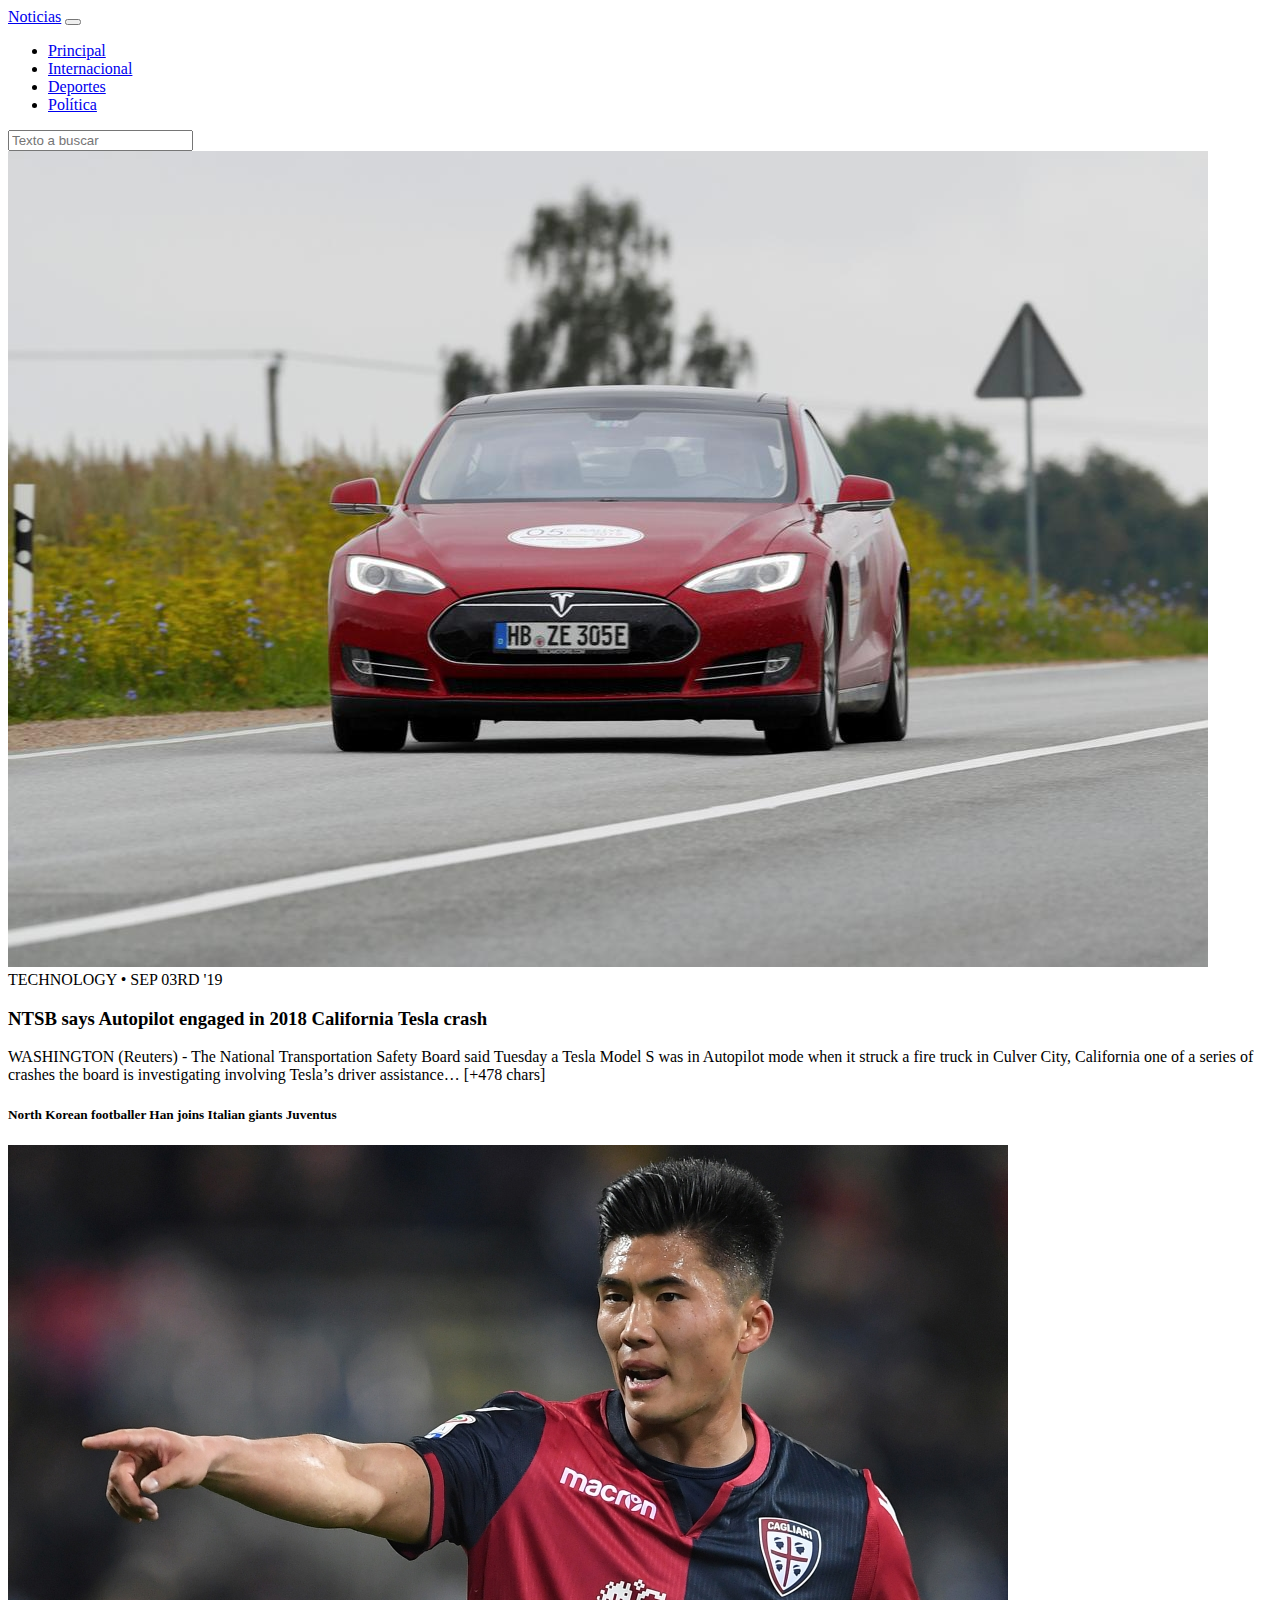
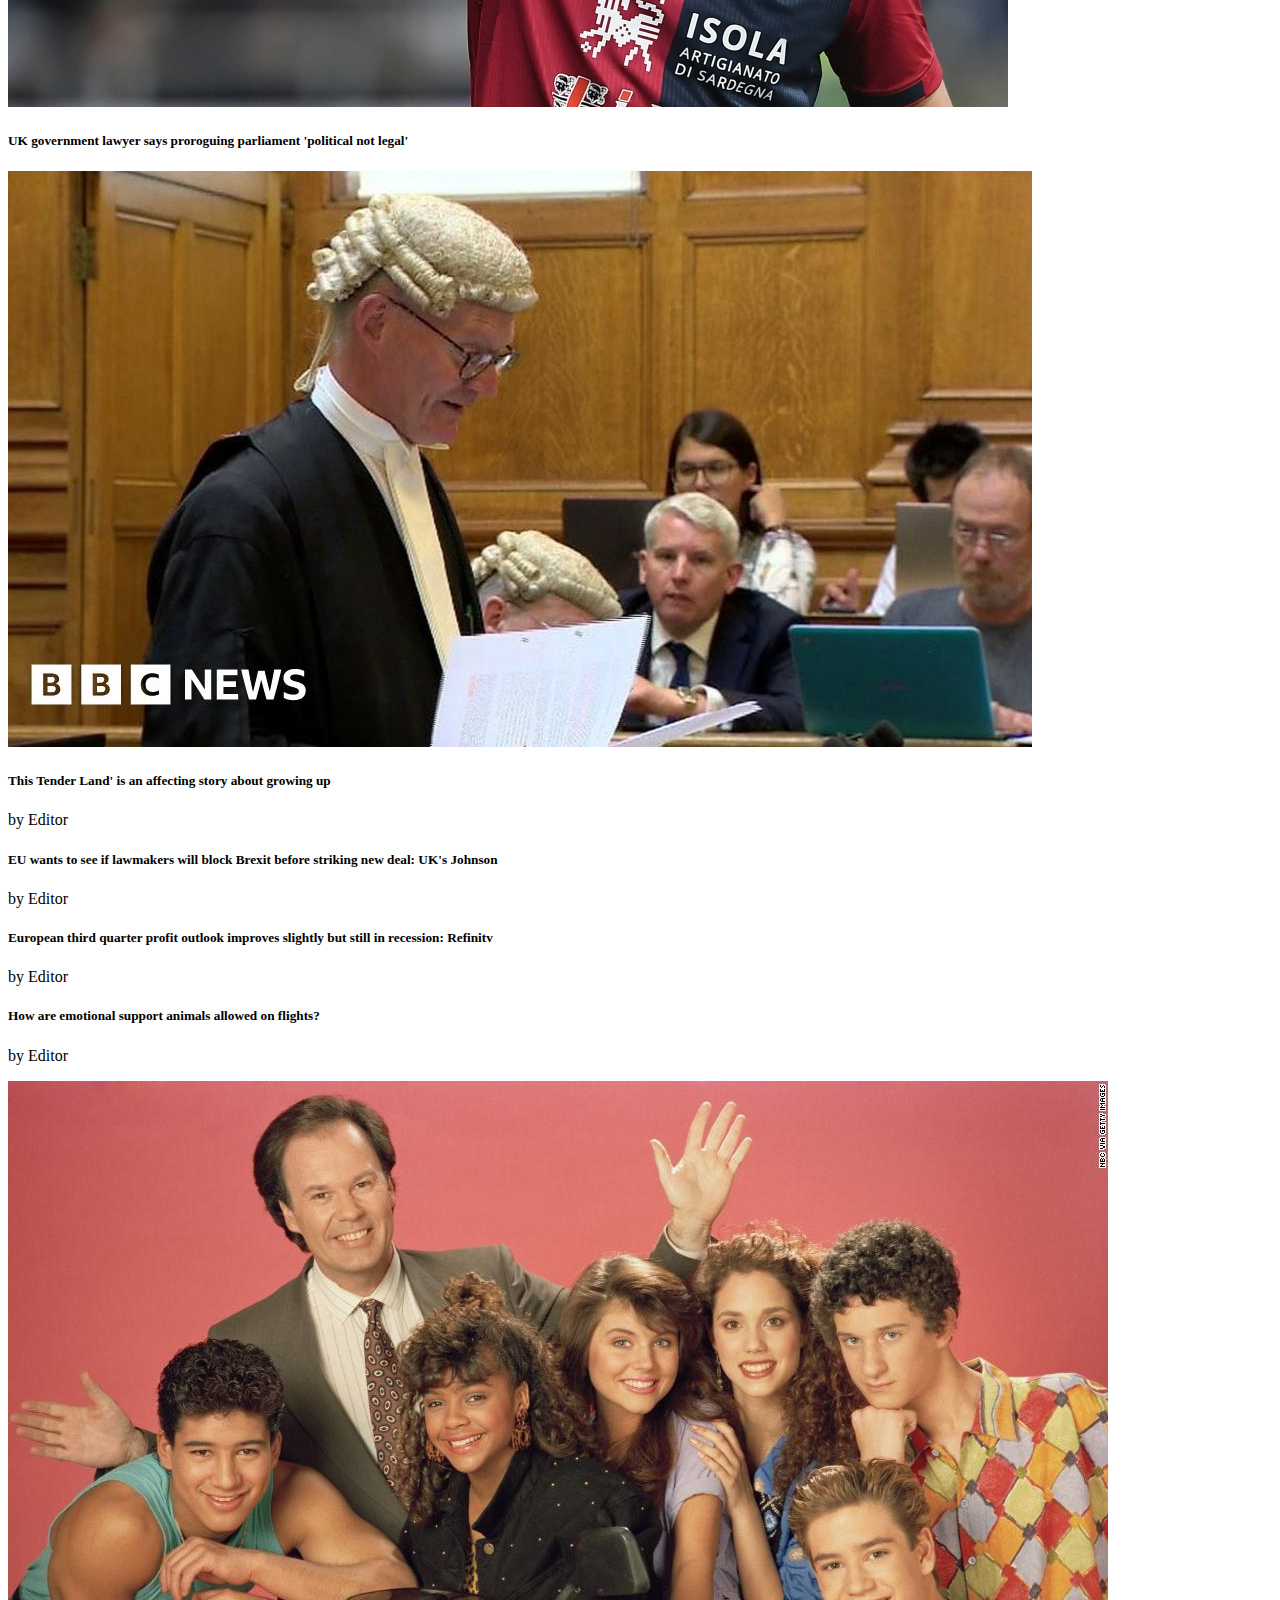
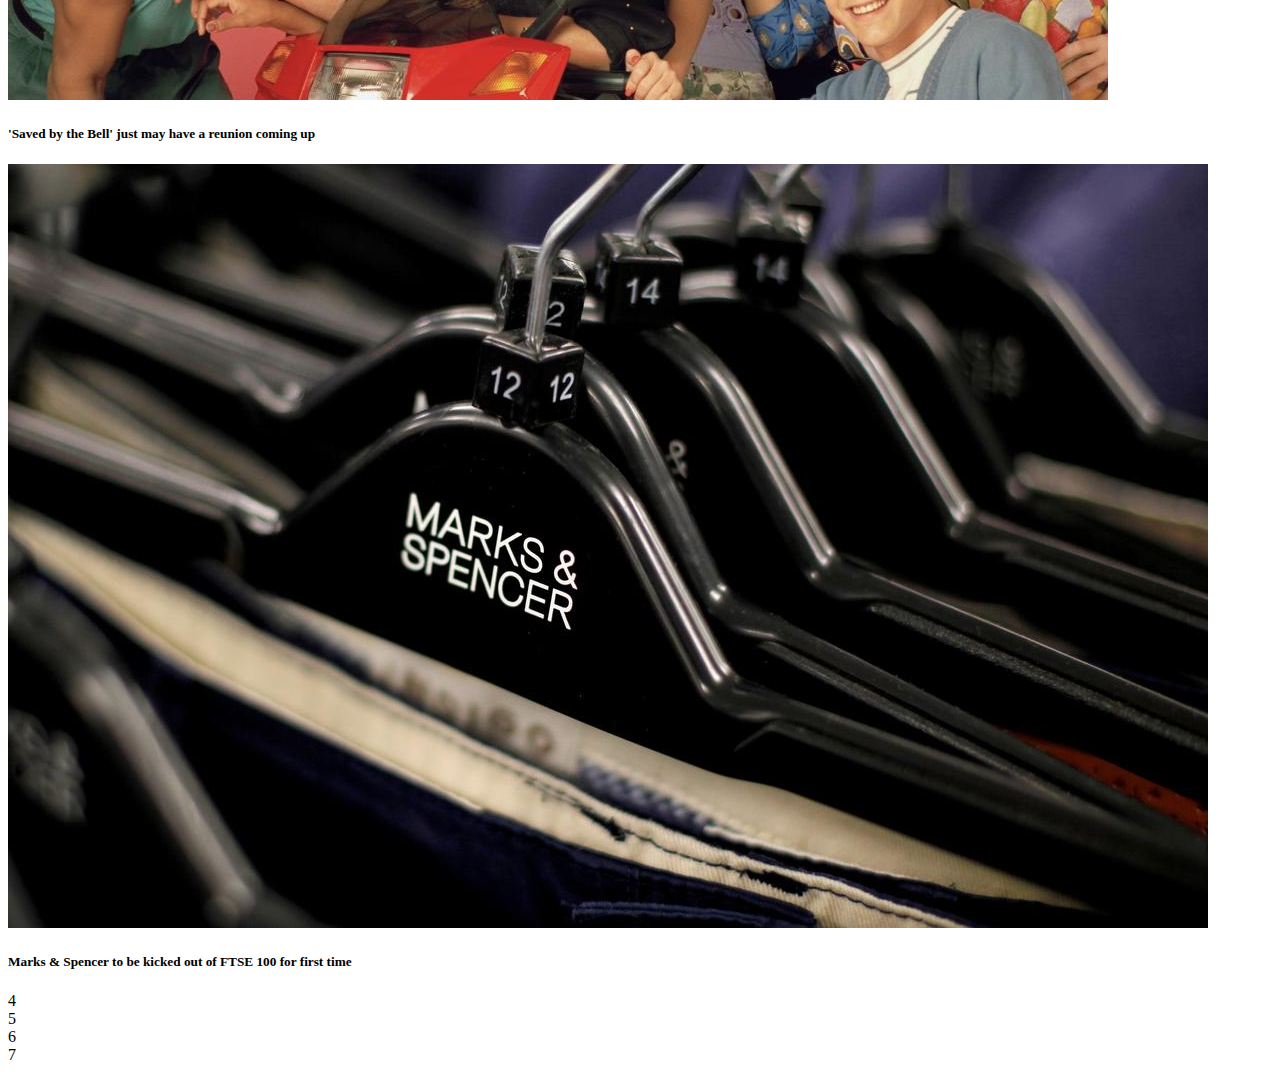
<file: Noticias/index.html>
<!doctype html>
<html lang="en">
  <head>
    <meta charset="utf-8">
    <meta name="viewport" content="width=device-width, initial-scale=1">
    <title>Noticias</title>
    <link href="https://cdn.jsdelivr.net/npm/bootstrap@5.2.3/dist/css/bootstrap.min.css" rel="stylesheet" integrity="sha384-rbsA2VBKQhggwzxH7pPCaAqO46MgnOM80zW1RWuH61DGLwZJEdK2Kadq2F9CUG65" crossorigin="anonymous">
  </head>
  <body>
    <!-- Aquí van los elementos HTML -->
    <nav class="navbar  navbar-expand-lg navbar-dark bg-dark">
        <div class="container-fluid">
            <a class="navbar-brand" href="#">Noticias</a>
            <button class="navbar-toggler" type="button" data-bs-toggle="collapse" data-bs-target="#navbarSupportedContent" aria-controls="navbarSupportedContent" aria-expanded="false" aria-label="Toggle navigation">
            <span class="navbar-toggler-icon"></span>
            </button>
            <div class="collapse navbar-collapse" id="navbarSupportedContent">
                <ul class="navbar-nav me-auto mb-2 mb-lg-0">
                    <li class="nav-item">
                        <a class="nav-link active" aria-current="page" href="#">Principal</a>
                    </li>
                    <li class="nav-item">
                        <a class="nav-link" href="#">Internacional</a>
                    </li>
                    <li class="nav-item">
                        <a class="nav-link" href="#">Deportes</a>
                    </li>
                    <li class="nav-item">
                        <a class="nav-link" href="#">Política</a>
                    </li>
                </ul>
                <form class="d-flex" role="search">
                    <input class="form-control me-2" type="search" placeholder="Texto a buscar" aria-label="Search">
                </form>
            </div>
        </div>
    </nav>

    <main class="container-fluid">
        <div class="row">
            <!-- grupo 1 -->
            <div class="col-sm-12 col-md-4">
                <div class="row border-bottom py-4">
                    <img src="public/images/tesla.jpg" class="rounded img-fluid" alt="tesla">
                    <span class="fw-light text-secondary">TECHNOLOGY   •  SEP 03RD  '19</span>
                    <h3 class="mt-2">NTSB says Autopilot engaged in 2018 California Tesla crash</h3>
                    <p>
                        <span class="fw-bold">WASHINGTON (Reuters)</span> - The National Transportation Safety Board said Tuesday a Tesla Model S was in Autopilot mode when it struck a fire truck in Culver City, California one of a series of crashes the board is investigating involving Tesla’s driver assistance… [+478 chars]
                    </p>
                </div>   
                <div class="row border-bottom py-4">
                    <h5 class="col-7">North Korean footballer Han joins Italian giants Juventus</h5>
                    <div class="col-5">
                        <img src="public/images/player.jpg" class="rounded img-fluid" alt="...">
                    </div>
                </div>
                <div class="row border-bottom py-4">
                    <h5 class="col-7">UK government lawyer says proroguing parliament 'political not legal'</h5>
                    <div class="col-5">
                        <img src="public/images/lord.jpg" class="rounded img-fluid" alt="...">
                    </div>
                </div>
            </div>
            
            <!-- grupo 2 -->
            <div class="col-sm-12 col-md-4">
                <div class="row border-bottom py-4">
                    <h5 class="mt-2">This Tender Land' is an affecting story about growing up</h5>
                    <p>by Editor</p>
                </div>
                <div class="row border-bottom py-4">
                    <h5 class="mt-2">EU wants to see if lawmakers will block Brexit before striking new deal: UK's Johnson</h5>
                    <p>by Editor</p>                
                </div>
                <div class="row border-bottom py-4">
                    <h5 class="mt-2">European third quarter profit outlook improves slightly but still in recession: Refinitv</h5>
                    <p>by Editor</p>                
                </div>
                <div class="row border-bottom py-4">
                    <h5 class="mt-2">How are emotional support animals allowed on flights?</h5>
                    <p>by Editor</p>                
                </div>
            </div>
            
            <!-- grupo 3 -->
            <div class="col-sm-12 col-md-4">
                <div class="row border-bottom py-4">
                    <img src="public/images/savedbybell.jpg" class="rounded img-fluid" alt="...">
                    <h5 class="fw-light text-secondary text-center">'Saved by the Bell' just may have a reunion coming up</h5>
                </div>
                <div class="row border-bottom py-4">
                    <img src="public/images/marksspencer.jpg" class="rounded img-fluid" alt="...">
                    <h5 class="fw-light text-secondary text-center">Marks & Spencer to be kicked out of FTSE 100 for first time</h5>
                </div>
            </div>
        </div>


        <div class="row">
            <div class="col-sm-12">4</div>
            <div class="col-sm-12">5</div>
        </div>
        <div class="row">
            <div class="col-sm-12">6</div>
            <div class="col-sm-12">7</div>
        </div>
    </main>

    <script src="https://cdn.jsdelivr.net/npm/bootstrap@5.2.3/dist/js/bootstrap.bundle.min.js" integrity="sha384-kenU1KFdBIe4zVF0s0G1M5b4hcpxyD9F7jL+jjXkk+Q2h455rYXK/7HAuoJl+0I4" crossorigin="anonymous"></script>
  </body>
</html>
</file>
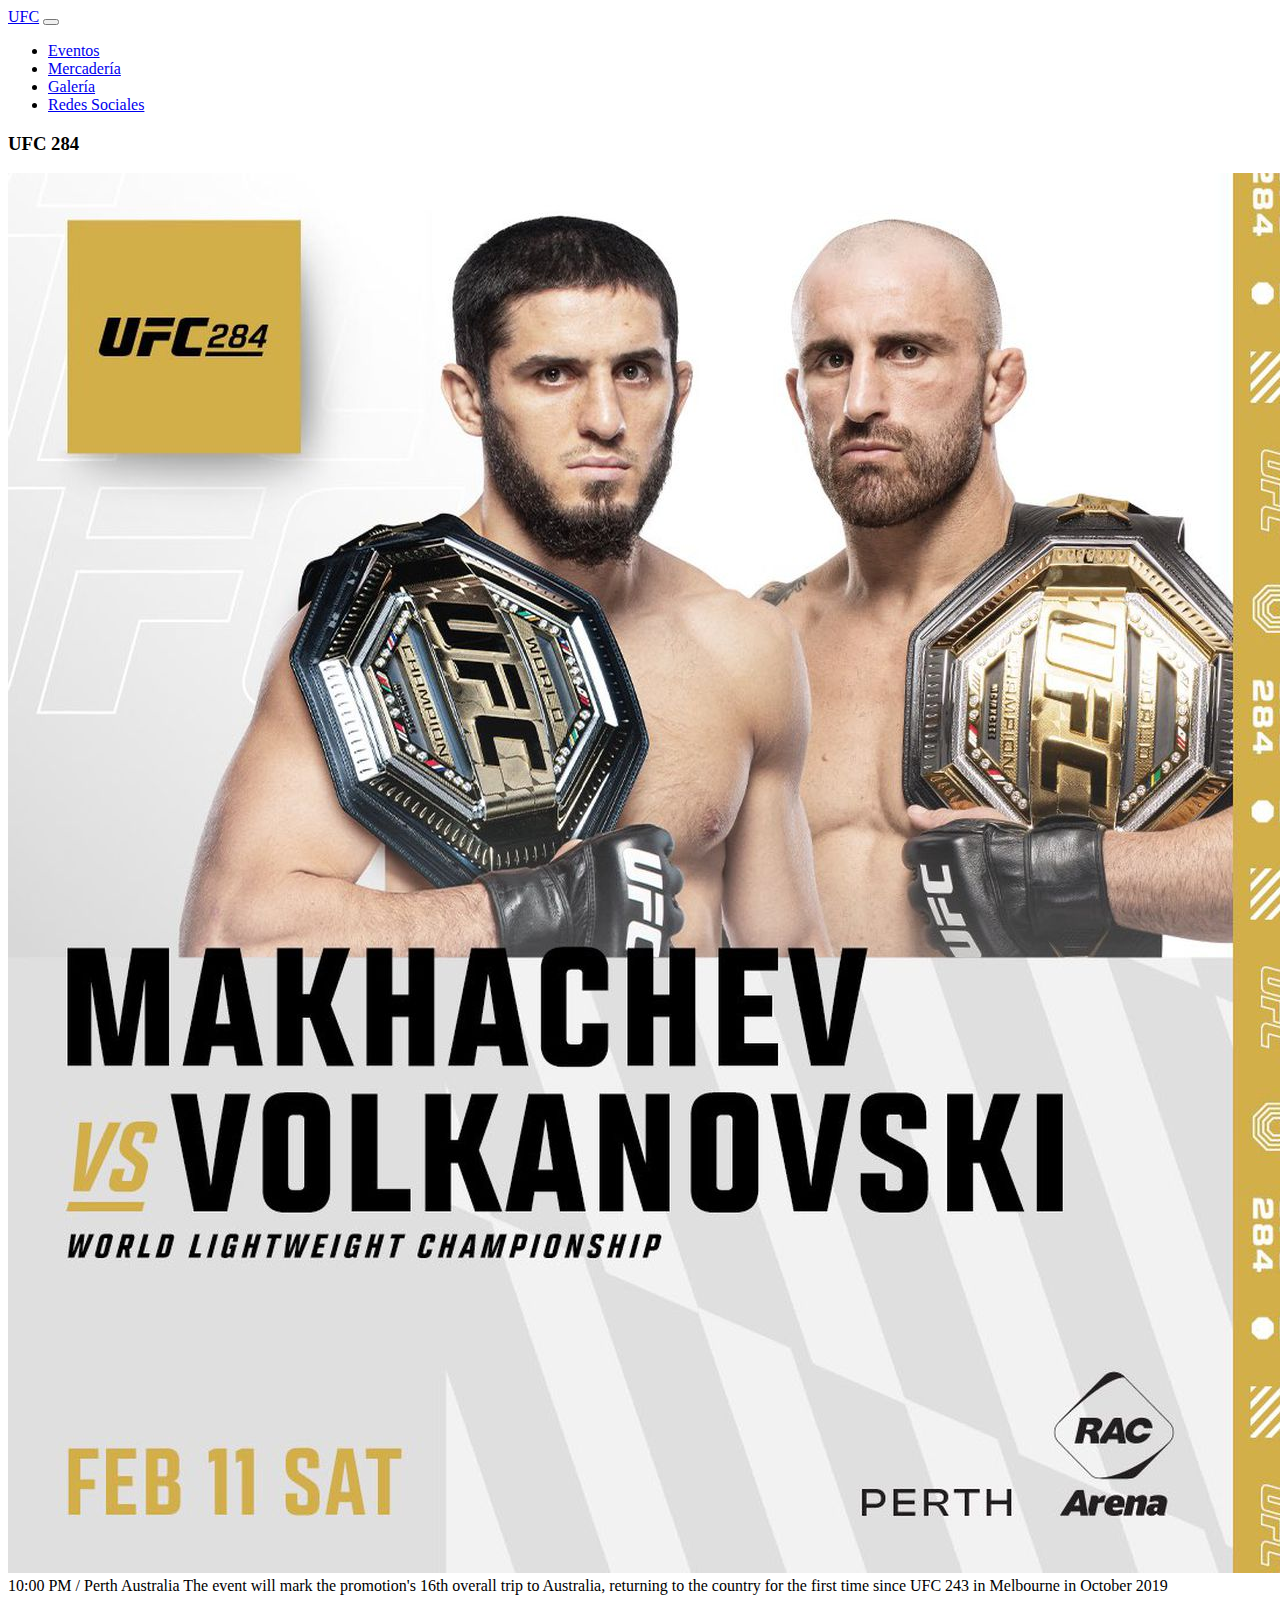
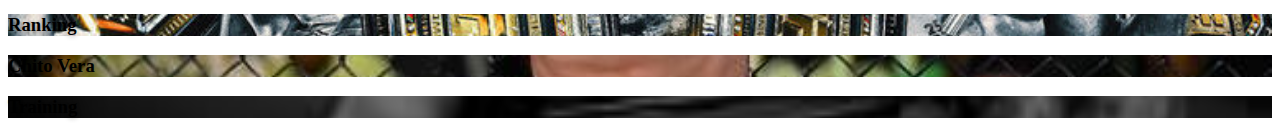
<file: Proyecto/index.html>
<!doctype html>
<html lang="en">
  <head>
    <meta charset="utf-8">
    <meta name="viewport" content="width=device-width, initial-scale=1">
    <title>UFC Fan Page</title>
    <link href="https://cdn.jsdelivr.net/npm/bootstrap@5.2.3/dist/css/bootstrap.min.css" rel="stylesheet" integrity="sha384-rbsA2VBKQhggwzxH7pPCaAqO46MgnOM80zW1RWuH61DGLwZJEdK2Kadq2F9CUG65" crossorigin="anonymous">
    <link rel="stylesheet" href="style/estilo.css">  
    <link rel="canonical" href="https://getbootstrap.com/docs/5.3/examples/features/">
</head>
  <body>
    <!-- Aquí van los elementos HTML -->
    <nav class="navbar  navbar-expand-lg navbar-dark bg-dark">
        <div class="container-fluid">
            <a class="navbar-brand text-danger fw-bold" href="#">UFC</a>
            <button class="navbar-toggler" type="button" data-bs-toggle="collapse" data-bs-target="#navbarSupportedContent" aria-controls="navbarSupportedContent" aria-expanded="false" aria-label="Toggle navigation">
            <span class="navbar-toggler-icon"></span>
            </button>   
            <div class="collapse navbar-collapse" id="navbarSupportedContent">
                <ul class="navbar-nav me-auto mb-2 mb-lg-0">
                    <li class="nav-item">
                        <a class="nav-link" aria-current="page" href="#">Eventos</a>
                    </li>
                    <li class="nav-item">
                        <a class="nav-link" href="#">Mercadería</a>
                    </li>
                    <li class="nav-item">
                        <a class="nav-link" href="#">Galería</a>
                    </li>
                    <li class="nav-item">
                        <a class="nav-link" href="#">Redes Sociales</a>
                    </li>                    
                </ul>
            </div>
        </div>
    </nav>

    <main class="container-fluid">
        <!-- parte 1 -->
        <div class="row">
            <div class="col-sm-12 col-md-12">
                <div class="row border-bottom py-4">
                    <h3 class="mt-2 fw-bold">UFC 284</h3>
                    <img src="img/ufc_284.jpeg" class="rounded img-fluid" alt="UFC 284">
                    <span class="fw-light text-secondary text-center">10:00 PM / Perth Australia</span>
                    <span class="text-center">The event will mark the promotion's 16th overall trip to Australia, returning to the country for the first time since UFC 243 in Melbourne in October 2019</span>
                </div> 
            </div>            
        </div>

        <!-- parte 2 -->
        <div class="row custom-cards" id="img-fluid">
            <div class="col-sm-12 col-md-4 text-center">             
                <div class="card card-cover h-30 overflow-hidden text-bg-dark rounded-4 shadow-lg  mt-3" style="background-image: url('ranking.jpg');">
                    <div class="d-flex flex-column h-100 p-5 pb-3 text-white text-shadow-1">
                      <h3 class="pt-5 mt-5 mb-4 display-6 lh-1 fw-bold">Ranking</h3>
                    </div>
                </div>                       
            </div>
            <div class="col-sm-12 col-md-4 text-center">             
                <div class="card card-cover h-30 overflow-hidden text-bg-dark rounded-4 shadow-lg  mt-3" style="background-image: url('chito_vera.jpg');">
                    <div class="d-flex flex-column h-100 p-5 pb-3 text-white text-shadow-1">
                      <h3 class="pt-5 mt-5 mb-4 display-6 lh-1 fw-bold">Chito Vera</h3>
                    </div>
                </div>                       
            </div>
            <div class="col-sm-12 col-md-4 text-center">             
                <div class="card card-cover h-30 overflow-hidden text-bg-dark rounded-4 shadow-lg  mt-3" style="background-image: url('venum.jpg');">
                    <div class="d-flex flex-column h-100 p-5 pb-3 text-white text-shadow-1">
                      <h3 class="pt-5 mt-5 mb-4 display-6 lh-1 fw-bold">Training</h3>
                    </div>
                </div>                       
            </div>
        </div>

    </main>

    <script src="https://cdn.jsdelivr.net/npm/bootstrap@5.2.3/dist/js/bootstrap.bundle.min.js" integrity="sha384-kenU1KFdBIe4zVF0s0G1M5b4hcpxyD9F7jL+jjXkk+Q2h455rYXK/7HAuoJl+0I4" crossorigin="anonymous"></script>
  </body>
</html>
</file>
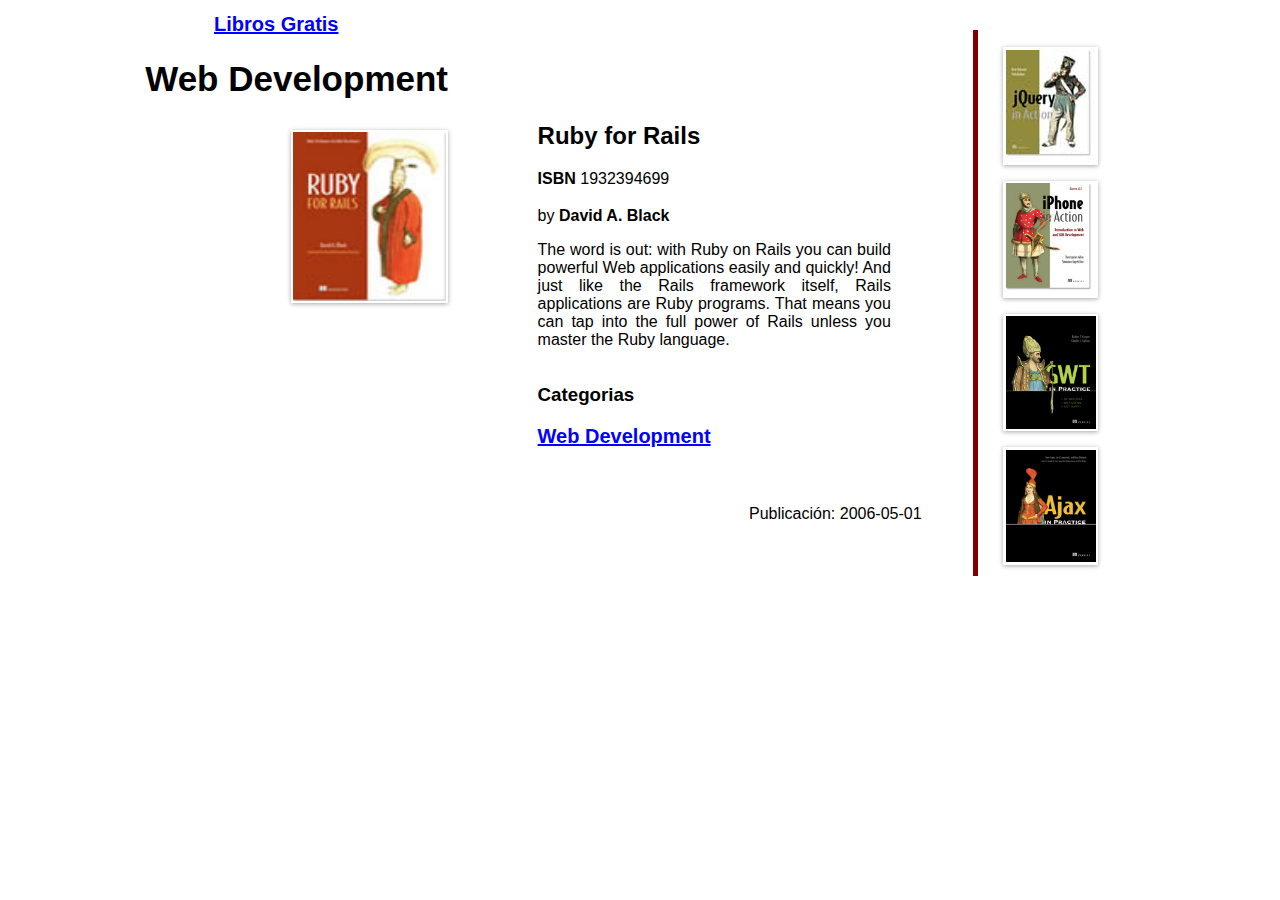
<file: LibrosGratis/ror.html>
<!DOCTYPE html>
<html>
<head>
	<meta charset="utf-8">
	<meta http-equiv="X-UA-Compatible" content="IE=edge">
	<title>Libros Gratis</title>
	<link rel="stylesheet" href="public/stylesheets/ror.css">
</head>
<body>
    
	<section id="separacion">		
		<div class="item1">
			<div id="link"><a id="color1" href="./index.html">Libros Gratis</a>	</div>
			<h1 id="h1">Web Development</h1>
			<img id="img" src="public/images/webdevelopment/black.jpg">	
	    </div>

        <div id="centro" class="item2">
			<h2>Ruby for Rails</h2>
			<div>
				<span><b>ISBN</b> 1932394699</span>
			</div>
			<div id="span1">
				<span>by <b>David A. Black</b></span>
			</div>
			<p>
				The word is out: with Ruby on Rails you can build powerful Web applications easily and
				quickly! And just like the Rails framework itself, Rails applications are Ruby programs.
				That means you can tap into the full power of Rails unless you master the Ruby language.
			</p>
			<h3>Categorias</h3>
			<a id="color1">Web Development</a>
			<div id="span2">
				<span >Publicación: 2006-05-01</span>
			</div>
	    </div>

		<aside class="item3">
			<div id="separacionCol">
				<img class="seccion" src="public/images/webdevelopment/bibeault.jpg">	
				<img class="seccion" src="public/images/webdevelopment/callen.jpg">	
				<img class="seccion" src="public/images/webdevelopment/cooper.jpg">	
				<img class="seccion" src="public/images/webdevelopment/crane2.jpg">	
			</div>
		</aside>
    </section>
</body>
</html>
</file>
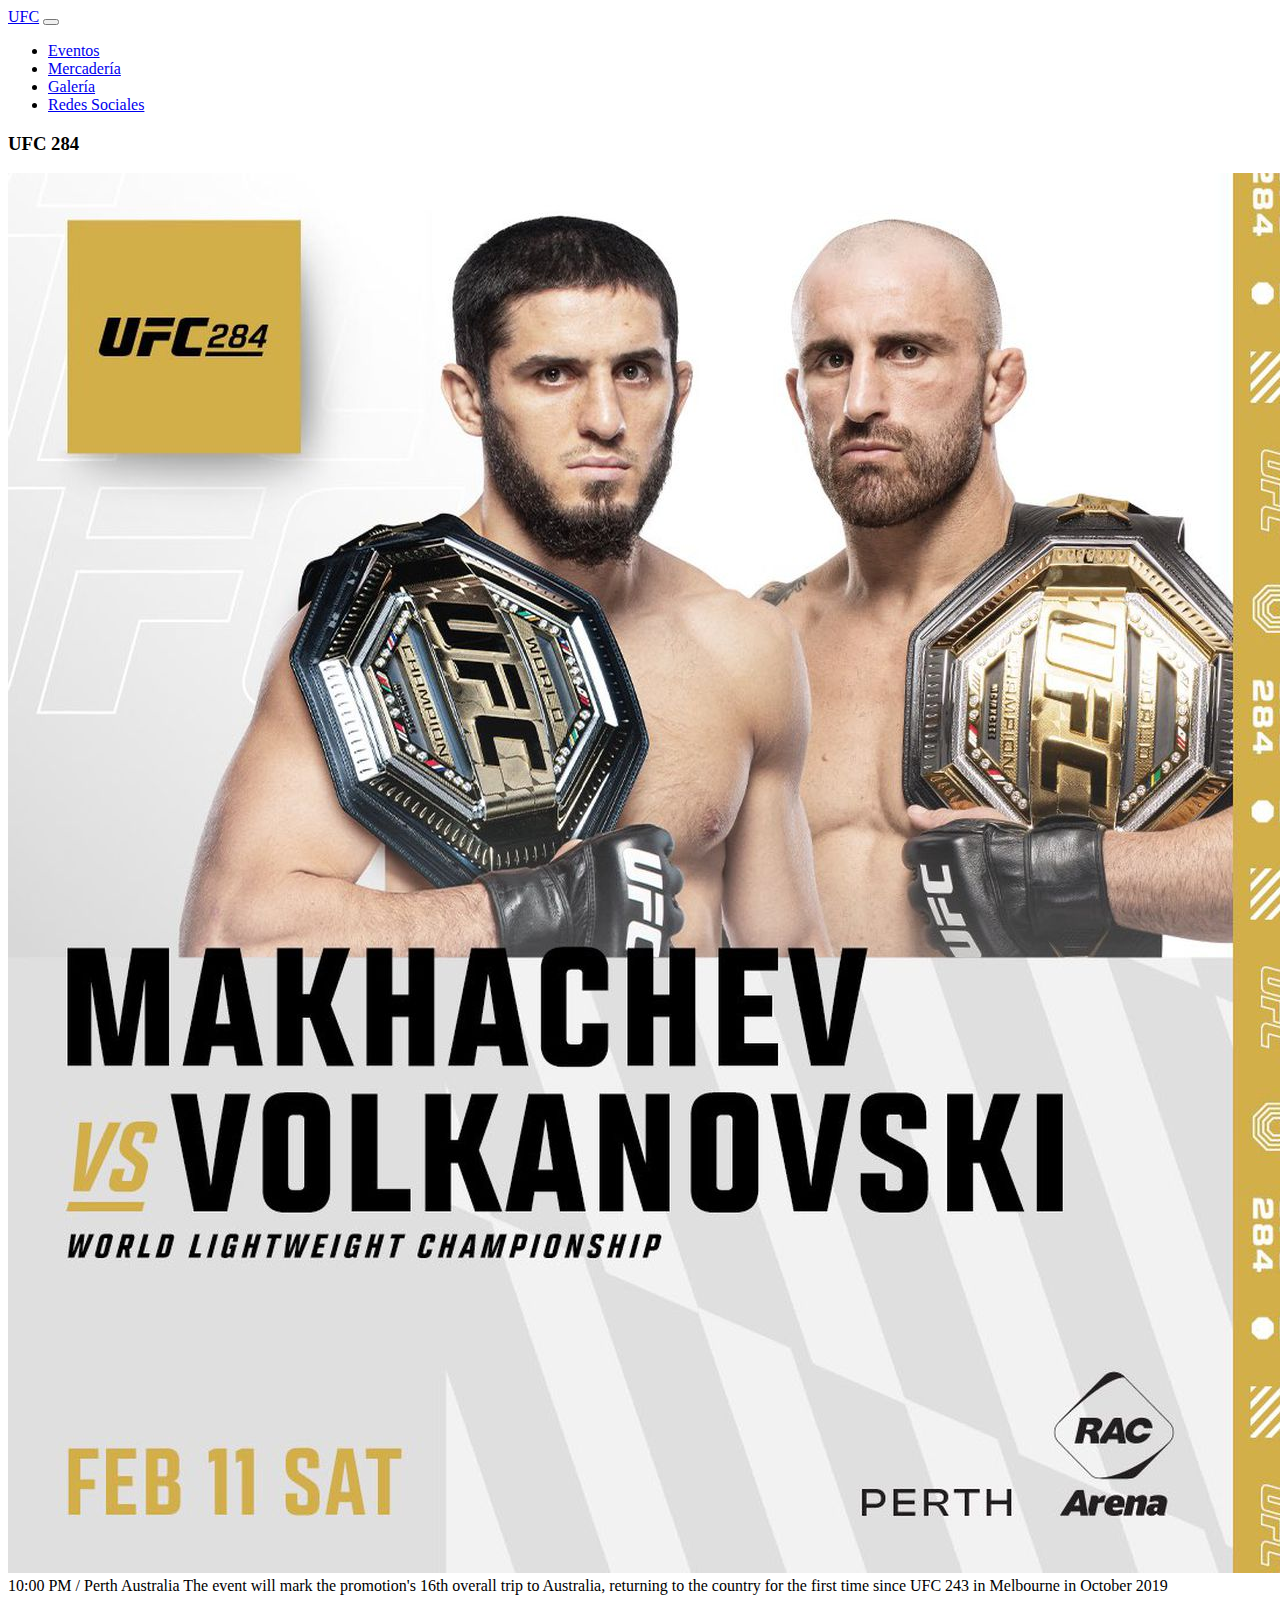
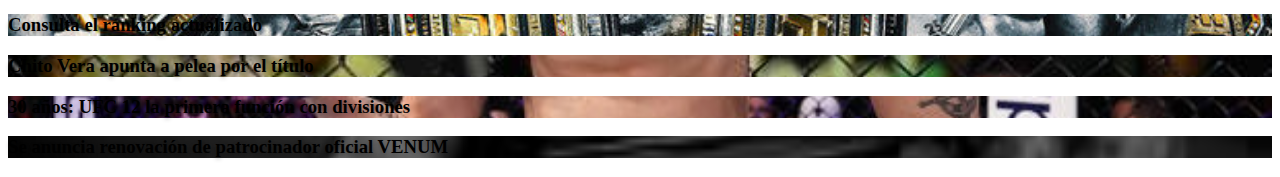
<file: Proyecto/index - copia.html>
<!doctype html>
<html lang="en">
  <head>
    <meta charset="utf-8">
    <meta name="viewport" content="width=device-width, initial-scale=1">
    <title>UFC Fan Page</title>
    <link href="https://cdn.jsdelivr.net/npm/bootstrap@5.2.3/dist/css/bootstrap.min.css" rel="stylesheet" integrity="sha384-rbsA2VBKQhggwzxH7pPCaAqO46MgnOM80zW1RWuH61DGLwZJEdK2Kadq2F9CUG65" crossorigin="anonymous">
    <link rel="stylesheet" href="style/estilo.css">  
    <link rel="canonical" href="https://getbootstrap.com/docs/5.3/examples/features/">
</head>
  <body>
    <!-- Aquí van los elementos HTML -->
    <nav class="navbar  navbar-expand-lg navbar-dark bg-dark">
        <div class="container-fluid">
            <a class="navbar-brand text-danger fw-bold" href="#">UFC</a>
            <button class="navbar-toggler" type="button" data-bs-toggle="collapse" data-bs-target="#navbarSupportedContent" aria-controls="navbarSupportedContent" aria-expanded="false" aria-label="Toggle navigation">
            <span class="navbar-toggler-icon"></span>
            </button>   
            <div class="collapse navbar-collapse" id="navbarSupportedContent">
                <ul class="navbar-nav me-auto mb-2 mb-lg-0">
                    <li class="nav-item">
                        <a class="nav-link" aria-current="page" href="#">Eventos</a>
                    </li>
                    <!-- <li class="nav-item">
                        <a class="nav-link" href="#">Rankings</a>
                    </li> -->
                    <li class="nav-item">
                        <a class="nav-link" href="#">Mercadería</a>
                    </li>
                    <li class="nav-item">
                        <a class="nav-link" href="#">Galería</a>
                    </li>
                    <li class="nav-item">
                        <a class="nav-link" href="#">Redes Sociales</a>
                    </li>                    
                </ul>
                <!-- <form class="d-flex" role="search">
                    <input class="form-control me-2" type="search" placeholder="Texto a buscar" aria-label="Search">
                </form> -->
            </div>
        </div>
    </nav>

    <main class="container-fluid">
        <div class="row">
            <!-- grupo 1 -->           
            <div class="col-sm-12 col-md-4">
                <div class="row border-bottom py-4">
                    <h3 class="mt-2 fw-bold">UFC 284</h3>
                    <img src="img/ufc_284.jpeg" class="rounded img-fluid" alt="UFC 284">
                    <span class="fw-light text-secondary text-center">10:00 PM / Perth Australia</span>
                    <span class="text-center">The event will mark the promotion's 16th overall trip to Australia, returning to the country for the first time since UFC 243 in Melbourne in October 2019
                </div>   

            </div>            
        </div>

         <div class="row" id="custom-cards">
            <div class="col-sm-12 text-center">
                <div class="card card-cover h-30 overflow-hidden text-bg-dark rounded-4 shadow-lg  mt-3" style="background-image: url('ranking.jpg');">
                    <div class="d-flex flex-column h-100 p-5 pb-3 text-white text-shadow-1">
                      <h3 class="pt-5 mt-5 mb-4 display-6 lh-1 fw-bold">Consulta el ranking actualizado</h3>
                    </div>
                </div>    
                <div class="card card-cover h-30 overflow-hidden text-bg-dark rounded-4 shadow-lg  mt-3" style="background-image: url('chito_vera.jpg');">
                    <div class="d-flex flex-column h-100 p-5 pb-3 text-white text-shadow-1">
                      <h3 class="pt-5 mt-5 mb-4 display-6 lh-1 fw-bold">Chito Vera apunta a pelea por el título</h3>
                    </div>
                </div>    
                <div class="card card-cover h-30 overflow-hidden text-bg-dark rounded-4 shadow-lg  mt-3" style="background-image: url('aniversario.jpg');">
                    <div class="d-flex flex-column h-100 p-5 pb-3 text-white text-shadow-1">
                      <h3 class="pt-5 mt-5 mb-4 display-6 lh-1 fw-bold">30 años: UFC 12 la primera función con divisiones</h3>
                    </div>
                </div>               
                <div class="card card-cover h-30 overflow-hidden text-bg-dark rounded-4 shadow-lg  mt-3" style="background-image: url('venum.jpg');">
                    <div class="d-flex flex-column h-100 p-5 pb-3 text-white text-shadow-1">
                      <h3 class="pt-5 mt-5 mb-4 display-6 lh-1 fw-bold">Se anuncia renovación de patrocinador oficial VENUM</h3>
                    </div>
                </div>                  
            </div>
            <!-- <div class="col-sm-12">5</div> -->
        </div>
    </main>

    <script src="https://cdn.jsdelivr.net/npm/bootstrap@5.2.3/dist/js/bootstrap.bundle.min.js" integrity="sha384-kenU1KFdBIe4zVF0s0G1M5b4hcpxyD9F7jL+jjXkk+Q2h455rYXK/7HAuoJl+0I4" crossorigin="anonymous"></script>
  </body>
</html>
</file>
<file: Proyecto/style/estilo.css>
.feature-icon {
    width: 4rem;
    height: 4rem;
    border-radius: .75rem;
  }
  
  .icon-link > .bi {
    margin-top: .125rem;
    margin-left: .125rem;
    fill: currentcolor;
    transition: transform .25s ease-in-out;
  }
  .icon-link:hover > .bi {
    transform: translate(.25rem);
  }
  
  .icon-square {
    width: 3rem;
    height: 3rem;
    border-radius: .75rem;
  }
  
  .text-shadow-1 { text-shadow: 0 .125rem .25rem rgba(0, 0, 0, .25); }
  .text-shadow-2 { text-shadow: 0 .25rem .5rem rgba(0, 0, 0, .25); }
  .text-shadow-3 { text-shadow: 0 .5rem 1.5rem rgba(0, 0, 0, .25); }
  
  .card-cover {
    background-repeat: no-repeat;
    background-position: center center;
    background-size: cover;
  }
  
  .feature-icon-small {
    width: 3rem;
    height: 3rem;
  }
</file>
<file: LibrosGratis/public/stylesheets/ror.css>
/* Todos los elementos HTML usarán la fuente "Open Sans", sans-serif */

* {
    font-family: "Open Sans", sans-serif;
}

/* El elemento body sin margen y sin relleno */

body {
    margin: 0;
    padding: 0;
}

#img {
  width: 40%;
  height: 30% ;
  padding: 0.5%;
  margin-top: 2%;
  margin-bottom: 2%; 
  box-shadow: 0 1px 6px rgb(0 0 0 / 12%), 0 1px 4px rgb(0 0 0 / 24%);
}

.seccion {
    width: 40%;
    height: 40% ;
    background-color:white;
    padding: 1%;
    margin-top: 2%;
    margin-bottom: 5%; 
    box-shadow: 0 1px 6px rgb(0 0 0 / 12%), 0 1px 4px rgb(0 0 0 / 24%);
  }

#separacion{
    display:flex;
    flex-direction: row;
    /* justify-content:space-around; */
  }  

  #link {
    text-align: left;
    margin-left: 150px;
  }

   .item1 {
    flex-basis:30%;
    flex-grow: 0;
    flex-shrink: 0;
    padding: 1% 0 0 5%; 
    text-align: right;
  }

  .item2 {
    flex-basis:30%;
    flex-grow: 0;
    flex-shrink: 0;
    padding: 0 0% 0 5%; 
    text-align: left;
  }  

  .item3 {
    flex-basis:20%;
    flex-grow: 0;
    flex-shrink: 0;
    margin-top: 30px;
  } 
 
  #separacionCol{
    display:flex;
    flex-direction: column;
    padding: 5% 0 0 10% ;
    border-left: 5px solid maroon;

    /* justify-content:space-around; */
  }    

  #centro {
    display:flex;
    flex-direction: column;    
    margin-top: 8%;
    margin-left: 2%;
    margin-right: 4%;
  }

  #centro p{
    text-align: justify;
    /* text-justify: inter-word; */
    padding: 0 8% 0 0%;
  }

  #span1 {
    margin-top: 5%;
  }

  #span2 {
    margin-top: 15%;
    text-align: right;
  }

  #color1 {
    color:blue;
    text-decoration: underline;
    font-weight: bold;
    font-size: 20px;
  }

  #h1 {
    font-weight: bold;
    font-size: 35px;
  }
</file>
